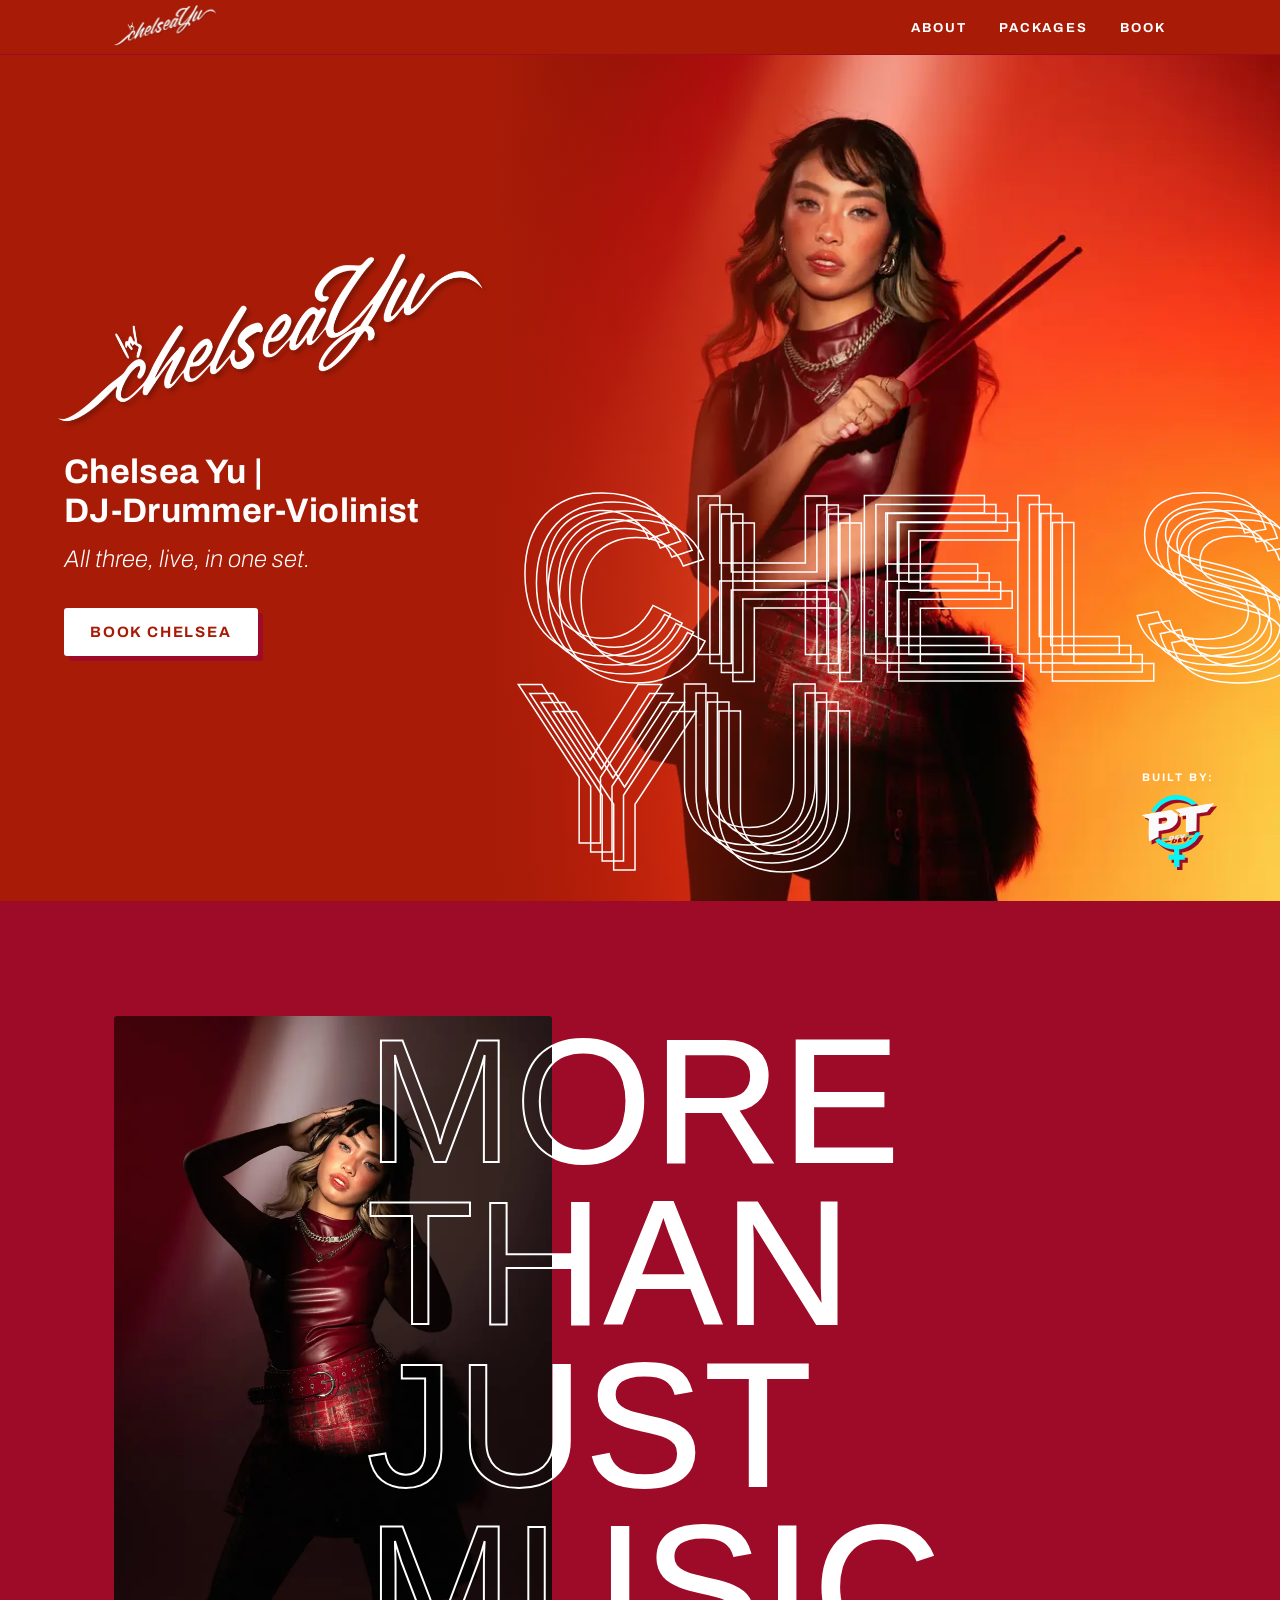
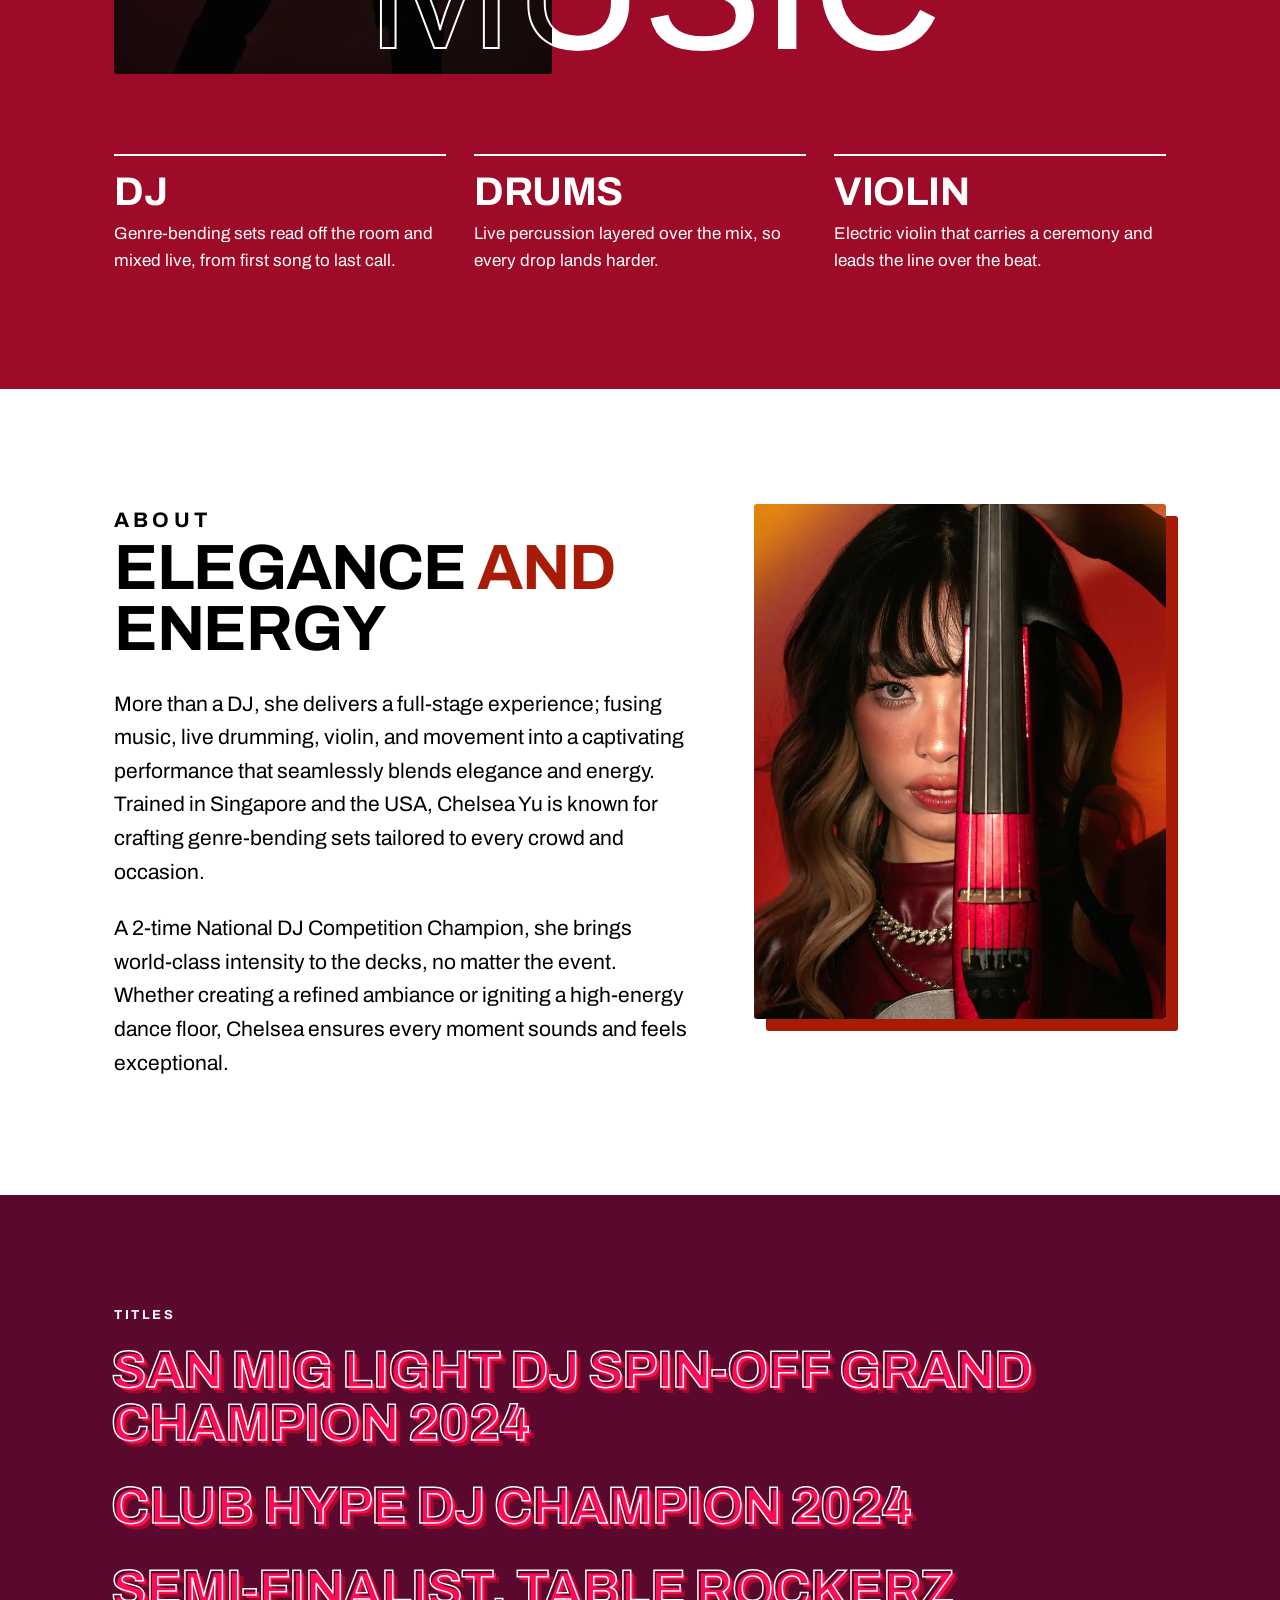
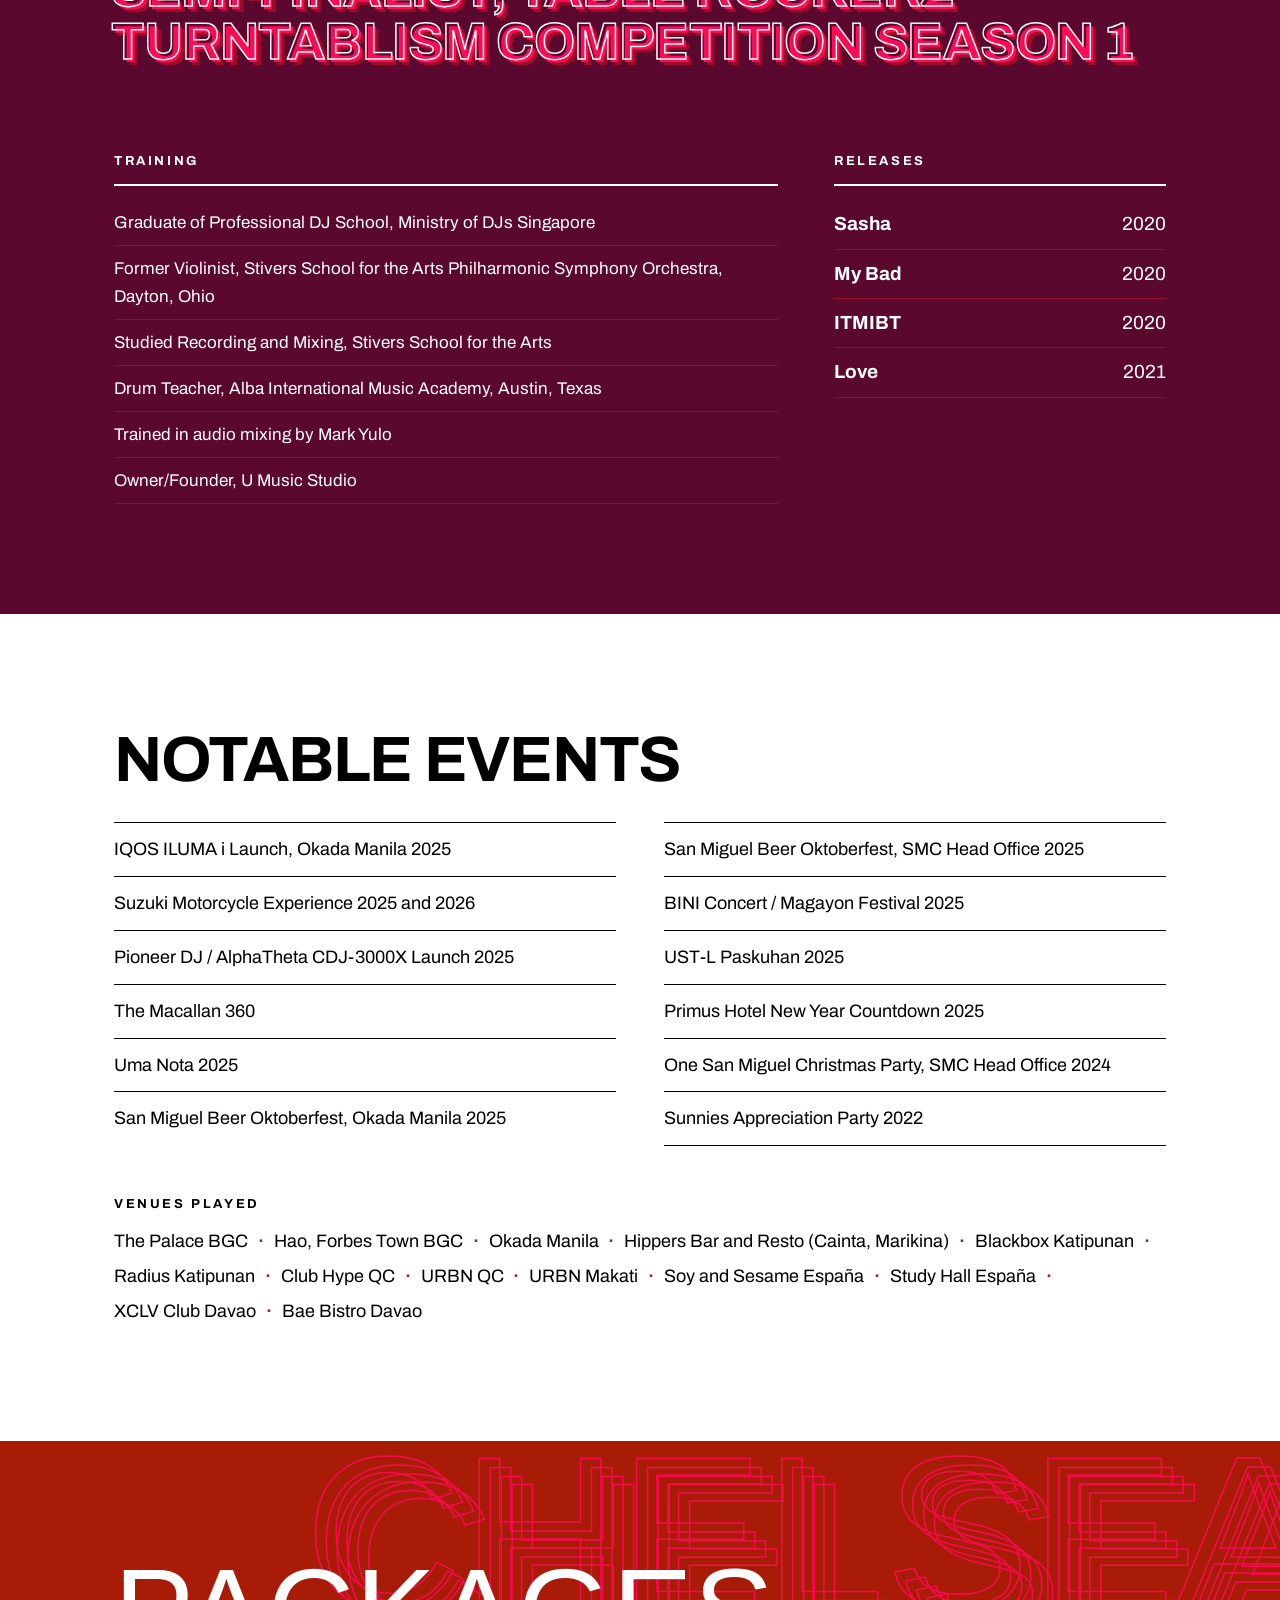
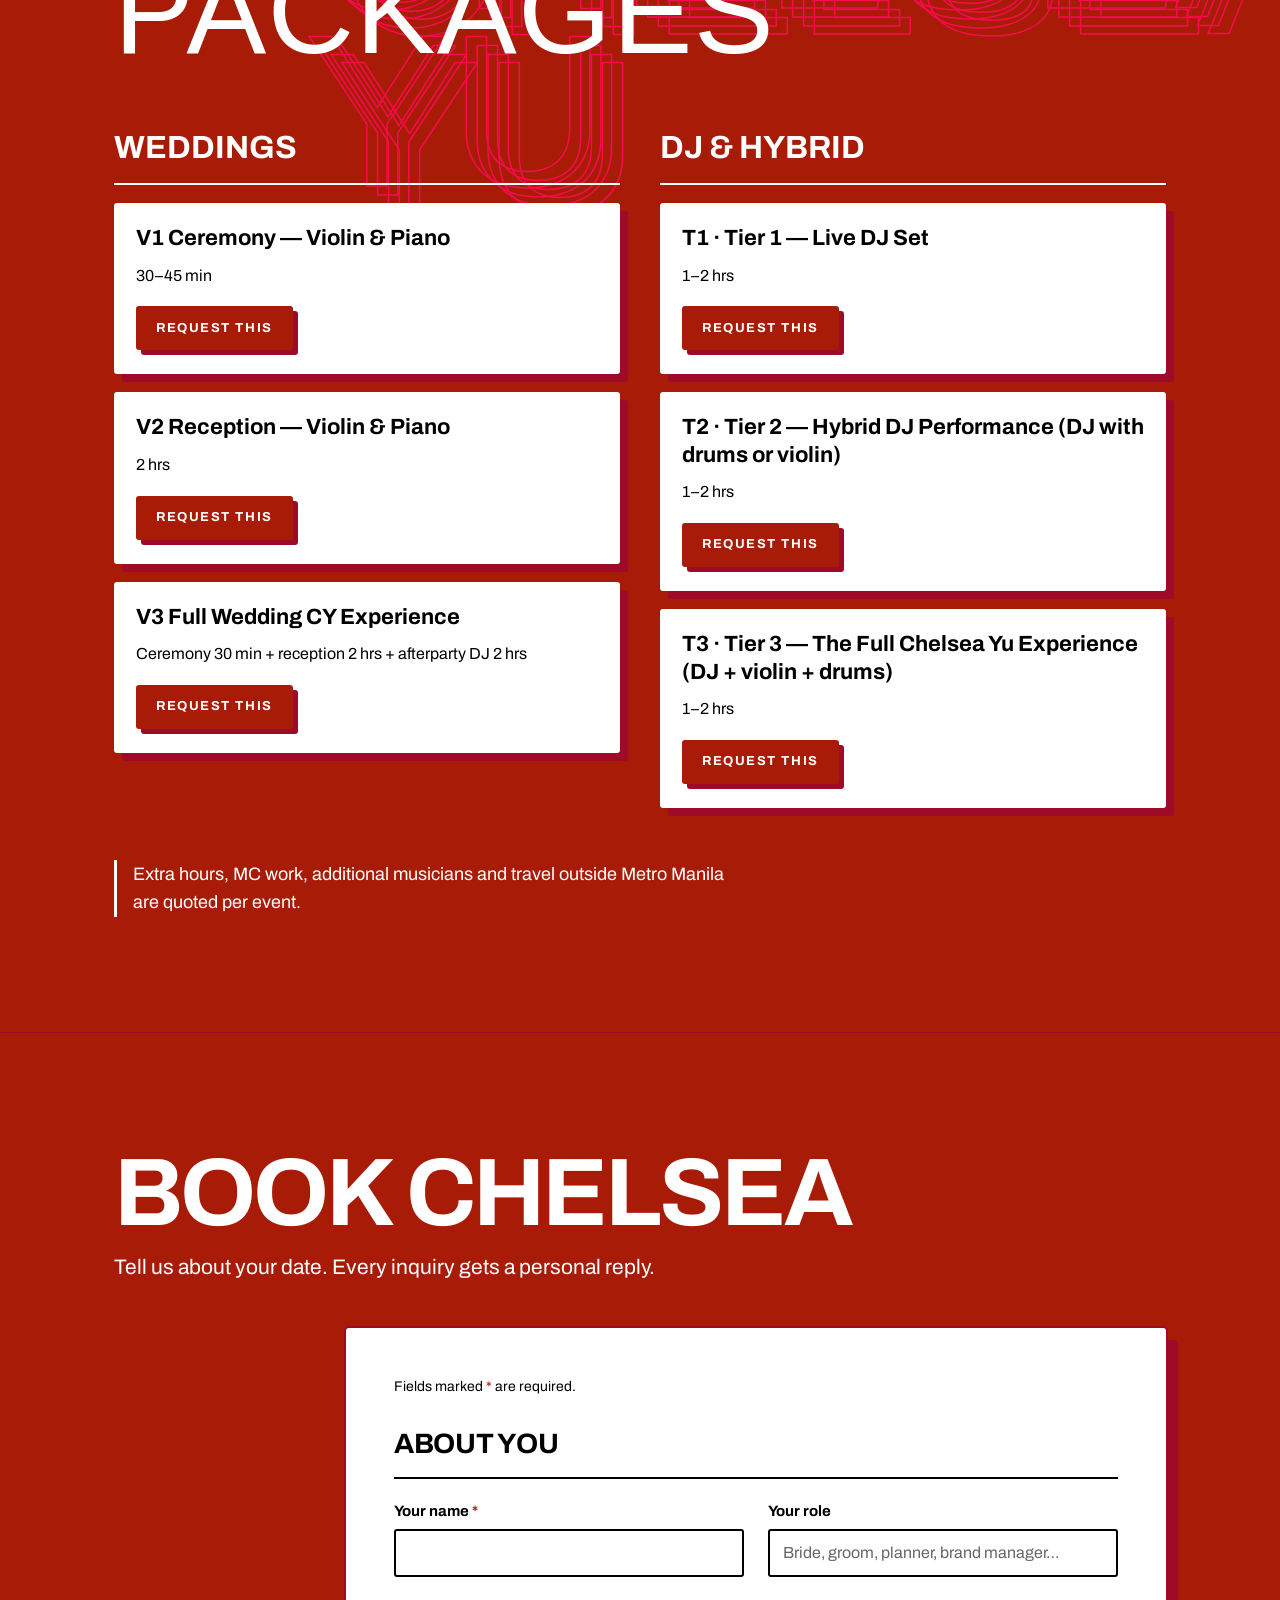
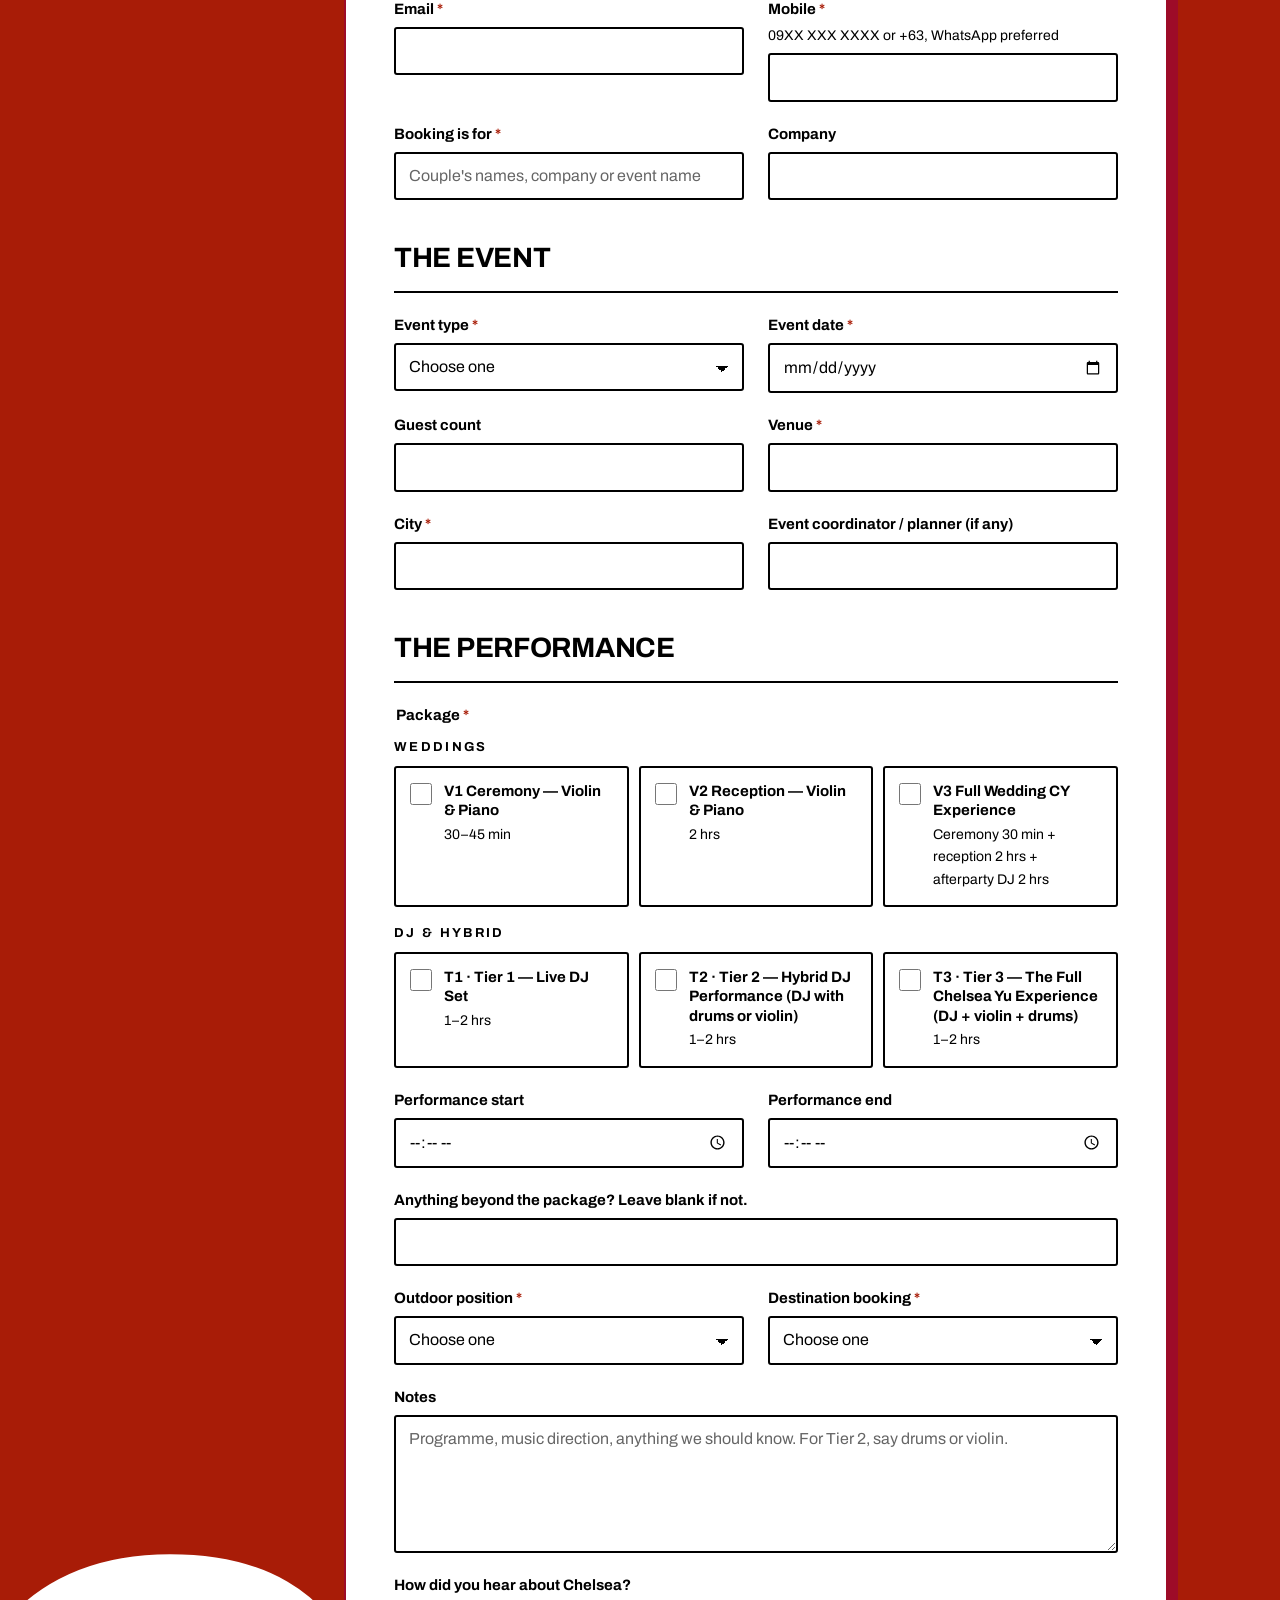
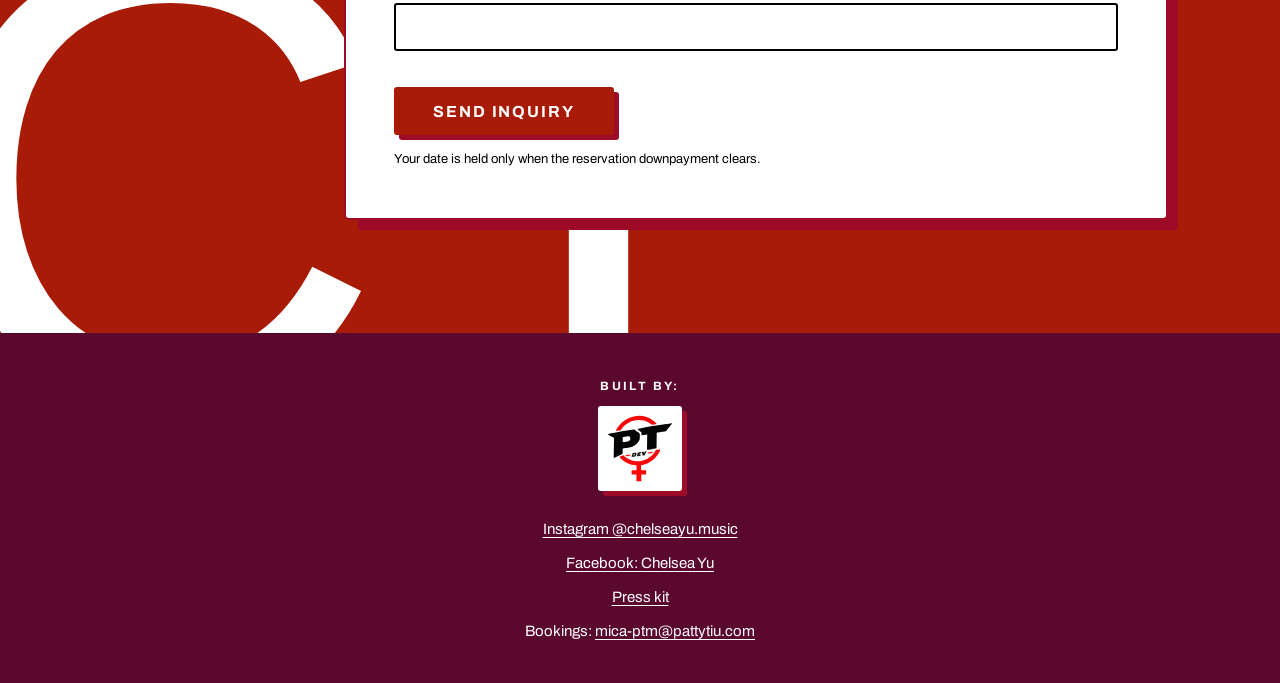
<file: index.html>
<!doctype html>
<html lang="en">
<head>
<meta charset="utf-8">
<meta name="viewport" content="width=device-width,initial-scale=1,viewport-fit=cover">
<title>Chelsea Yu | DJ-Drummer-Violinist — Bookings</title>
<meta name="description" content="More than a DJ, she delivers a full-stage experience; fusing music, live drumming, violin, and movement into a captivating performance that seamlessly blends elegance and energy.">
<meta name="theme-color" content="#A81C07">
<meta name="format-detection" content="telephone=no">
<link rel="canonical" href="https://chelseayu-music.netlify.app/">
<meta property="og:type" content="website">
<meta property="og:title" content="Chelsea Yu | DJ-Drummer-Violinist — Bookings">
<meta property="og:description" content="More than a DJ, she delivers a full-stage experience; fusing music, live drumming, violin, and movement into a captivating performance that seamlessly blends elegance and energy.">
<meta property="og:url" content="https://chelseayu-music.netlify.app/">
<meta property="og:image" content="https://chelseayu-music.netlify.app/assets/img/og.jpg">
<meta property="og:image:width" content="1200">
<meta property="og:image:height" content="630">
<meta name="twitter:card" content="summary_large_image">
<link rel="icon" type="image/png" sizes="32x32" href="/assets/img/icon-32.png">
<link rel="icon" type="image/png" sizes="512x512" href="/assets/img/icon-512.png">
<link rel="apple-touch-icon" href="/assets/img/icon-180.png">
<link rel="preconnect" href="https://fonts.googleapis.com">
<link rel="preconnect" href="https://fonts.gstatic.com" crossorigin>
<link rel="preload" as="image" href="/assets/img/hero-800.webp" imagesrcset="/assets/img/hero-480.webp 480w, /assets/img/hero-800.webp 800w, /assets/img/hero-1200.webp 1200w, /assets/img/hero-1334.webp 1334w" imagesizes="(min-width: 900px) 62vw, 100vw" fetchpriority="high">
<link rel="stylesheet" href="https://fonts.googleapis.com/css2?family=Archivo:ital,wght@0,200;0,400;0,700;1,200;1,400;1,700&family=Permanent+Marker&display=swap">
<link rel="stylesheet" href="/assets/site.css">
<script>document.documentElement.classList.add('js')</script>
<script src="/assets/site.js" defer></script>
<script type="application/ld+json">
{
"@context": "https://schema.org",
"@type": "MusicGroup",
"name": "Chelsea Yu",
"description": "DJ, drummer and violinist. More than a DJ, she delivers a full-stage experience; fusing music, live drumming, violin, and movement into a captivating performance that seamlessly blends elegance and energy.",
"url": "https://chelseayu-music.netlify.app/",
"image": "https://chelseayu-music.netlify.app/assets/img/og.jpg",
"email": "mica-ptm@pattytiu.com",
"sameAs": [
"https://instagram.com/chelseayu.music",
"https://facebook.com/chelseayu.music"
]
}
</script>
</head>
<body>
<a class="skip" href="#book">Skip to booking form</a>

<header class="nav on-red">
<div class="wrap">
<a class="nav__logo" href="#top" aria-label="Chelsea Yu, back to top">
<img src="/assets/img/logo-420.webp" width="420" height="173" alt="">
</a>
<nav aria-label="Main">
<ul>
<li><a href="#about">About</a></li>
<li><a href="#packages">Packages</a></li>
<li><a href="#book">Book</a></li>
</ul>
</nav>
</div>
</header>

<main id="top">

<!-- 1 · Hero -->
<section class="hero on-red" aria-labelledby="hero-title">
<div class="hero__media">
<img src="/assets/img/hero-800.webp"
srcset="/assets/img/hero-480.webp 480w, /assets/img/hero-800.webp 800w, /assets/img/hero-1200.webp 1200w, /assets/img/hero-1334.webp 1334w"
sizes="(min-width: 900px) 62vw, 100vw" width="1334" height="2000" fetchpriority="high"
alt="Chelsea Yu in burgundy leather, holding red drumsticks against a warm red-to-amber studio backdrop">
</div>
<div class="echo" aria-hidden="true"><span>Chelsea<br>Yu</span><span>Chelsea<br>Yu</span><span>Chelsea<br>Yu</span><span>Chelsea<br>Yu</span></div>
<div class="wrap hero__body">
<img class="hero__logo" src="/assets/img/logo-840.webp" srcset="/assets/img/logo-420.webp 420w, /assets/img/logo-840.webp 840w"
sizes="(min-width: 1100px) 440px, 40vw" width="840" height="346" alt="Chelsea Yu">
<h1 id="hero-title">Chelsea Yu | <span class="nw">DJ-Drummer-Violinist</span></h1>
<p class="hero__line">All three, live, in one set.</p>
<a class="btn btn--light" href="#book">Book Chelsea</a>
</div>
<p class="hero__built"><span>Built by:</span> <img src="/assets/img/pt-dev-mark-white.svg" width="807" height="810" alt="PT Dev"></p>
</section>

<!-- 2 · More than just music -->
<section class="mtjm" aria-labelledby="mtjm-title">
<div class="wrap">
<div class="mtjm__grid reveal">
<h2 id="mtjm-title" class="marker mtjm__type mtjm__type--solid"><span>More than</span> <span>just music</span></h2>
<img class="mtjm__photo" loading="lazy" decoding="async"
src="/assets/img/stage-800.webp"
srcset="/assets/img/stage-480.webp 480w, /assets/img/stage-800.webp 800w, /assets/img/stage-1200.webp 1200w"
sizes="(min-width: 900px) 40vw, 78vw" width="1200" height="1799"
alt="Chelsea Yu posing under a spotlight in a burgundy leather top and tartan skirt">
<p class="marker mtjm__type mtjm__type--line" aria-hidden="true"><span>More than</span> <span>just music</span></p>
</div>
<ul class="trio">
<li class="reveal"><h3>DJ</h3><p>Genre-bending sets read off the room and mixed live, from first song to last call.</p></li>
<li class="reveal"><h3>Drums</h3><p>Live percussion layered over the mix, so every drop lands harder.</p></li>
<li class="reveal"><h3>Violin</h3><p>Electric violin that carries a ceremony and leads the line over the beat.</p></li>
</ul>
</div>
</section>

<!-- 3 · About -->
<section class="about" id="about" aria-labelledby="about-title">
<div class="wrap about__grid">
<div class="about__copy reveal">
<p class="kicker">About</p>
<h2 id="about-title" class="h2">Elegance <em>and</em> energy</h2>
<p>More than a DJ, she delivers a full-stage experience; fusing music, live drumming, violin, and movement into a captivating performance that seamlessly blends elegance and energy. Trained in Singapore and the USA, Chelsea Yu is known for crafting genre-bending sets tailored to every crowd and occasion.</p>
<p>A 2-time National DJ Competition Champion, she brings world-class intensity to the decks, no matter the event. Whether creating a refined ambiance or igniting a high-energy dance floor, Chelsea ensures every moment sounds and feels exceptional.</p>
</div>
<img class="about__photo reveal" loading="lazy" decoding="async"
src="/assets/img/violin-800.webp"
srcset="/assets/img/violin-480.webp 480w, /assets/img/violin-800.webp 800w, /assets/img/violin-1200.webp 1200w"
sizes="(min-width: 900px) 38vw, 90vw" width="1200" height="1799"
alt="Close portrait of Chelsea Yu holding her red electric violin upright beside her face">
</div>
</section>

<!-- 4 · Credentials -->
<section class="creds" aria-labelledby="creds-title">
<div class="wrap">
<h2 id="creds-title" class="kicker">Titles</h2>
<ul class="titles">
<li class="reveal"><span class="cap" data-text="San Mig Light DJ Spin-Off Grand Champion 2024">San Mig Light DJ Spin-Off Grand Champion 2024</span></li>
<li class="reveal"><span class="cap" data-text="Club Hype DJ Champion 2024">Club Hype DJ Champion 2024</span></li>
<li class="reveal"><span class="cap" data-text="Semi-Finalist, Table Rockerz Turntablism Competition Season 1">Semi-Finalist, Table Rockerz Turntablism Competition Season 1</span></li>
</ul>
<div class="creds__cols">
<div class="reveal">
<h3>Training</h3>
<ul>
<li>Graduate of Professional DJ School, Ministry of DJs Singapore</li>
<li>Former Violinist, Stivers School for the Arts Philharmonic Symphony Orchestra, Dayton, Ohio</li>
<li>Studied Recording and Mixing, Stivers School for the Arts</li>
<li>Drum Teacher, Alba International Music Academy, Austin, Texas</li>
<li>Trained in audio mixing by Mark Yulo</li>
<li>Owner/Founder, U Music Studio</li>
</ul>
</div>
<div class="reveal">
<h3>Releases</h3>
<ul class="releases">
<li>Sasha <span>2020</span></li>
<li>My Bad <span>2020</span></li>
<li>ITMIBT <span>2020</span></li>
<li>Love <span>2021</span></li>
</ul>
</div>
</div>
</div>
</section>

<!-- 5 · Notable events -->
<section class="events" aria-labelledby="events-title">
<div class="wrap">
<h2 id="events-title" class="h2 reveal">Notable events</h2>
<ul class="events__list reveal">
<li>IQOS ILUMA i Launch, Okada Manila 2025</li>
<li>Suzuki Motorcycle Experience 2025 and 2026</li>
<li>Pioneer DJ / AlphaTheta CDJ-3000X Launch 2025</li>
<li>The Macallan 360</li>
<li>Uma Nota 2025</li>
<li>San Miguel Beer Oktoberfest, Okada Manila 2025</li>
<li>San Miguel Beer Oktoberfest, SMC Head Office 2025</li>
<li>BINI Concert / Magayon Festival 2025</li>
<li>UST-L Paskuhan 2025</li>
<li>Primus Hotel New Year Countdown 2025</li>
<li>One San Miguel Christmas Party, SMC Head Office 2024</li>
<li>Sunnies Appreciation Party 2022</li>
</ul>
<div class="venues reveal">
<h3 class="kicker">Venues played</h3>
<ul>
<li>The Palace BGC</li>
<li>Hao, Forbes Town BGC</li>
<li>Okada Manila</li>
<li>Hippers Bar and Resto (Cainta, Marikina)</li>
<li>Blackbox Katipunan</li>
<li>Radius Katipunan</li>
<li>Club Hype QC</li>
<li>URBN QC</li>
<li>URBN Makati</li>
<li>Soy and Sesame España</li>
<li>Study Hall España</li>
<li>XCLV Club Davao</li>
<li>Bae Bistro Davao</li>
</ul>
</div>
</div>
</section>

<!-- 6 · Packages -->
<section class="packages on-red" id="packages" aria-labelledby="packages-title">
<div class="echo echo--hot" aria-hidden="true"><span>Chelsea<br>Yu</span><span>Chelsea<br>Yu</span><span>Chelsea<br>Yu</span><span>Chelsea<br>Yu</span></div>
<div class="wrap">
<h2 id="packages-title" class="marker reveal">Packages</h2>
<div class="pk-cols">
<div class="pk-col reveal">
<h3>Weddings</h3>
<ul>
<li class="card"><h4>V1 Ceremony — Violin &amp; Piano</h4><p>30–45 min</p>
<a class="btn" href="#book" data-pick="p_v1">Request this<span class="sr">: V1 Ceremony — Violin &amp; Piano</span></a></li>
<li class="card"><h4>V2 Reception — Violin &amp; Piano</h4><p>2 hrs</p>
<a class="btn" href="#book" data-pick="p_v2">Request this<span class="sr">: V2 Reception — Violin &amp; Piano</span></a></li>
<li class="card"><h4>V3 Full Wedding CY Experience</h4><p>Ceremony 30 min + reception 2 hrs + afterparty DJ 2 hrs</p>
<a class="btn" href="#book" data-pick="p_v3">Request this<span class="sr">: V3 Full Wedding CY Experience</span></a></li>
</ul>
</div>
<div class="pk-col reveal">
<h3>DJ &amp; Hybrid</h3>
<ul>
<li class="card"><h4>T1 · Tier 1 — Live DJ Set</h4><p>1–2 hrs</p>
<a class="btn" href="#book" data-pick="p_t1">Request this<span class="sr">: T1 · Tier 1 — Live DJ Set</span></a></li>
<li class="card"><h4>T2 · Tier 2 — Hybrid DJ Performance (DJ with drums or violin)</h4><p>1–2 hrs</p>
<a class="btn" href="#book" data-pick="p_t2">Request this<span class="sr">: T2 · Tier 2 — Hybrid DJ Performance</span></a></li>
<li class="card"><h4>T3 · Tier 3 — The Full Chelsea Yu Experience (DJ + violin + drums)</h4><p>1–2 hrs</p>
<a class="btn" href="#book" data-pick="p_t3">Request this<span class="sr">: T3 · Tier 3 — The Full Chelsea Yu Experience</span></a></li>
</ul>
</div>
</div>
<p class="packages__note reveal">Extra hours, MC work, additional musicians and travel outside Metro Manila are quoted per event.</p>
</div>
</section>

<!-- 7 · Book -->
<section class="book on-red" id="book" aria-labelledby="book-title">
<div class="book__cy" aria-hidden="true">CY</div>
<div class="wrap">
<div class="book__head">
<h2 id="book-title">Book Chelsea</h2>
<p class="lead">Tell us about your date. Every inquiry gets a personal reply.</p>
</div>

<div class="panel">
<form class="form" id="inquiry" name="chelsea-yu-inquiry" method="POST" action="/thanks/" data-netlify="true" netlify-honeypot="bot-field">
<input type="hidden" name="form-name" value="chelsea-yu-inquiry">
<p class="hp" aria-hidden="true"><label>Leave this blank <input name="bot-field" tabindex="-1" autocomplete="off"></label></p>
<p class="req-note">Fields marked <span class="req" aria-hidden="true">*</span><span class="sr">with an asterisk</span> are required.</p>

<fieldset class="group">
<legend>About you</legend>
<div class="grid">
<div class="field">
<label for="f-name">Your name <span class="req" aria-hidden="true">*</span></label>
<input id="f-name" name="Your name" type="text" required autocomplete="name" aria-describedby="f-name-err">
<p class="err" id="f-name-err"></p>
</div>
<div class="field">
<label for="f-role">Your role</label>
<input id="f-role" name="Your role" type="text" placeholder="Bride, groom, planner, brand manager…" aria-describedby="f-role-err">
<p class="err" id="f-role-err"></p>
</div>
<div class="field">
<label for="f-email">Email <span class="req" aria-hidden="true">*</span></label>
<input id="f-email" name="Email" type="email" required autocomplete="email" aria-describedby="f-email-err">
<p class="err" id="f-email-err"></p>
</div>
<div class="field">
<label for="f-mobile">Mobile <span class="req" aria-hidden="true">*</span></label>
<p class="hint" id="f-mobile-hint">09XX XXX XXXX or +63, WhatsApp preferred</p>
<input id="f-mobile" name="Mobile" type="tel" required autocomplete="tel" inputmode="tel" aria-describedby="f-mobile-hint f-mobile-err">
<p class="err" id="f-mobile-err"></p>
</div>
<div class="field">
<label for="f-for">Booking is for <span class="req" aria-hidden="true">*</span></label>
<input id="f-for" name="Booking is for" type="text" required placeholder="Couple's names, company or event name" aria-describedby="f-for-err">
<p class="err" id="f-for-err"></p>
</div>
<div class="field">
<label for="f-company">Company</label>
<input id="f-company" name="Company" type="text" autocomplete="organization" aria-describedby="f-company-err">
<p class="err" id="f-company-err"></p>
</div>
</div>
</fieldset>

<fieldset class="group">
<legend>The event</legend>
<div class="grid">
<div class="field">
<label for="f-type">Event type <span class="req" aria-hidden="true">*</span></label>
<select id="f-type" name="Event type" required aria-describedby="f-type-err">
<option value="">Choose one</option>
<option>Wedding — ceremony only</option>
<option>Wedding — reception only</option>
<option>Wedding — ceremony and reception</option>
<option>Corporate / brand event</option>
<option>Club or bar night</option>
<option>Festival or concert</option>
<option>Private party / debut / birthday</option>
<option>Other</option>
</select>
<p class="err" id="f-type-err"></p>
</div>
<div class="field">
<label for="f-date">Event date <span class="req" aria-hidden="true">*</span></label>
<input id="f-date" name="Event date" type="date" required aria-describedby="f-date-err">
<p class="err" id="f-date-err"></p>
</div>
<div class="field">
<label for="f-guests">Guest count</label>
<input id="f-guests" name="Guest count" type="number" min="1" step="1" inputmode="numeric" aria-describedby="f-guests-err">
<p class="err" id="f-guests-err"></p>
</div>
<div class="field">
<label for="f-venue">Venue <span class="req" aria-hidden="true">*</span></label>
<input id="f-venue" name="Venue" type="text" required aria-describedby="f-venue-err">
<p class="err" id="f-venue-err"></p>
</div>
<div class="field">
<label for="f-city">City <span class="req" aria-hidden="true">*</span></label>
<input id="f-city" name="City" type="text" required autocomplete="address-level2" aria-describedby="f-city-err">
<p class="err" id="f-city-err"></p>
</div>
<div class="field">
<label for="f-coord">Event coordinator / planner (if any)</label>
<input id="f-coord" name="Coordinator" type="text" aria-describedby="f-coord-err">
<p class="err" id="f-coord-err"></p>
</div>
</div>
</fieldset>

<fieldset class="group">
<legend>The performance</legend>
<div class="grid">
<fieldset class="pkg full" id="pkg" aria-describedby="pkg-err">
<legend>Package <span class="req" aria-hidden="true">*</span><span class="sr">(required, choose at least one)</span></legend>
<div class="pkg-group" data-kind="V">
<h4>Weddings</h4>
<div class="opts">
<label class="opt" for="p_v1"><input id="p_v1" type="checkbox" name="Package" value="V1 Ceremony — Violin &amp; Piano"><span><b>V1 Ceremony — Violin &amp; Piano</b><small>30–45 min</small></span></label>
<label class="opt" for="p_v2"><input id="p_v2" type="checkbox" name="Package" value="V2 Reception — Violin &amp; Piano"><span><b>V2 Reception — Violin &amp; Piano</b><small>2 hrs</small></span></label>
<label class="opt" for="p_v3"><input id="p_v3" type="checkbox" name="Package" value="V3 Full Wedding CY Experience"><span><b>V3 Full Wedding CY Experience</b><small>Ceremony 30 min + reception 2 hrs + afterparty DJ 2 hrs</small></span></label>
</div>
</div>
<div class="pkg-group" data-kind="T">
<h4>DJ &amp; Hybrid</h4>
<div class="opts">
<label class="opt" for="p_t1"><input id="p_t1" type="checkbox" name="Package" value="T1 · Tier 1 — Live DJ Set"><span><b>T1 · Tier 1 — Live DJ Set</b><small>1–2 hrs</small></span></label>
<label class="opt" for="p_t2"><input id="p_t2" type="checkbox" name="Package" value="T2 · Tier 2 — Hybrid DJ Performance (DJ with drums or violin)"><span><b>T2 · Tier 2 — Hybrid DJ Performance (DJ with drums or violin)</b><small>1–2 hrs</small></span></label>
<label class="opt" for="p_t3"><input id="p_t3" type="checkbox" name="Package" value="T3 · Tier 3 — The Full Chelsea Yu Experience (DJ + violin + drums)"><span><b>T3 · Tier 3 — The Full Chelsea Yu Experience (DJ + violin + drums)</b><small>1–2 hrs</small></span></label>
</div>
</div>
<p class="err" id="pkg-err"></p>
</fieldset>

<div class="field">
<label for="f-start">Performance start</label>
<input id="f-start" name="Set start" type="time" aria-describedby="f-start-err">
<p class="err" id="f-start-err"></p>
</div>
<div class="field">
<label for="f-end">Performance end</label>
<input id="f-end" name="Set end" type="time" aria-describedby="f-end-err">
<p class="err" id="f-end-err"></p>
</div>
<div class="field full">
<label for="f-beyond">Anything beyond the package? Leave blank if not.</label>
<input id="f-beyond" name="Beyond the package" type="text" aria-describedby="f-beyond-err">
<p class="err" id="f-beyond-err"></p>
</div>
<div class="field">
<label for="f-outdoor">Outdoor position <span class="req" aria-hidden="true">*</span></label>
<select id="f-outdoor" name="Outdoor position" required aria-describedby="f-outdoor-err">
<option value="">Choose one</option>
<option>No — indoor or fully covered</option>
<option>Yes — outdoor or partly exposed</option>
<option>Not yet decided</option>
</select>
<p class="err" id="f-outdoor-err"></p>
</div>
<div class="field">
<label for="f-dest">Destination booking <span class="req" aria-hidden="true">*</span></label>
<select id="f-dest" name="Destination booking" required aria-describedby="f-dest-err">
<option value="">Choose one</option>
<option>No — within Metro Manila</option>
<option>Yes — outside Metro Manila</option>
<option>Not sure yet</option>
</select>
<p class="err" id="f-dest-err"></p>
</div>
<div class="field full">
<label for="f-notes">Notes</label>
<textarea id="f-notes" name="Notes" rows="5" placeholder="Programme, music direction, anything we should know. For Tier 2, say drums or violin." aria-describedby="f-notes-err"></textarea>
<p class="err" id="f-notes-err"></p>
</div>
<div class="field full">
<label for="f-source">How did you hear about Chelsea?</label>
<input id="f-source" name="Source" type="text" aria-describedby="f-source-err">
<p class="err" id="f-source-err"></p>
</div>
</div>
</fieldset>

<div class="submit">
<p class="summary" id="form-summary" role="status" aria-live="assertive"></p>
<button class="btn" type="submit">Send inquiry</button>
<p class="fineprint">Your date is held only when the reservation downpayment clears.</p>
</div>
</form>
</div>
</div>
</section>
</main>

<footer class="foot on-red">
<div class="wrap">
<p class="built"><span>Built by:</span> <img src="/assets/img/pt-dev-mark.svg" width="807" height="810" alt="PT Dev" loading="lazy"></p>
<ul>
<li><a href="https://instagram.com/chelseayu.music" rel="noopener">Instagram @chelseayu.music</a></li>
<li><a href="https://facebook.com/chelseayu.music" rel="noopener">Facebook: Chelsea Yu</a></li>
<li><a href="https://bit.ly/chelseayu-presskit" rel="noopener">Press kit</a></li>
<li>Bookings: <a href="mailto:mica-ptm@pattytiu.com">mica-ptm@pattytiu.com</a></li>
</ul>
</div>
</footer>
</body>
</html>
</file>
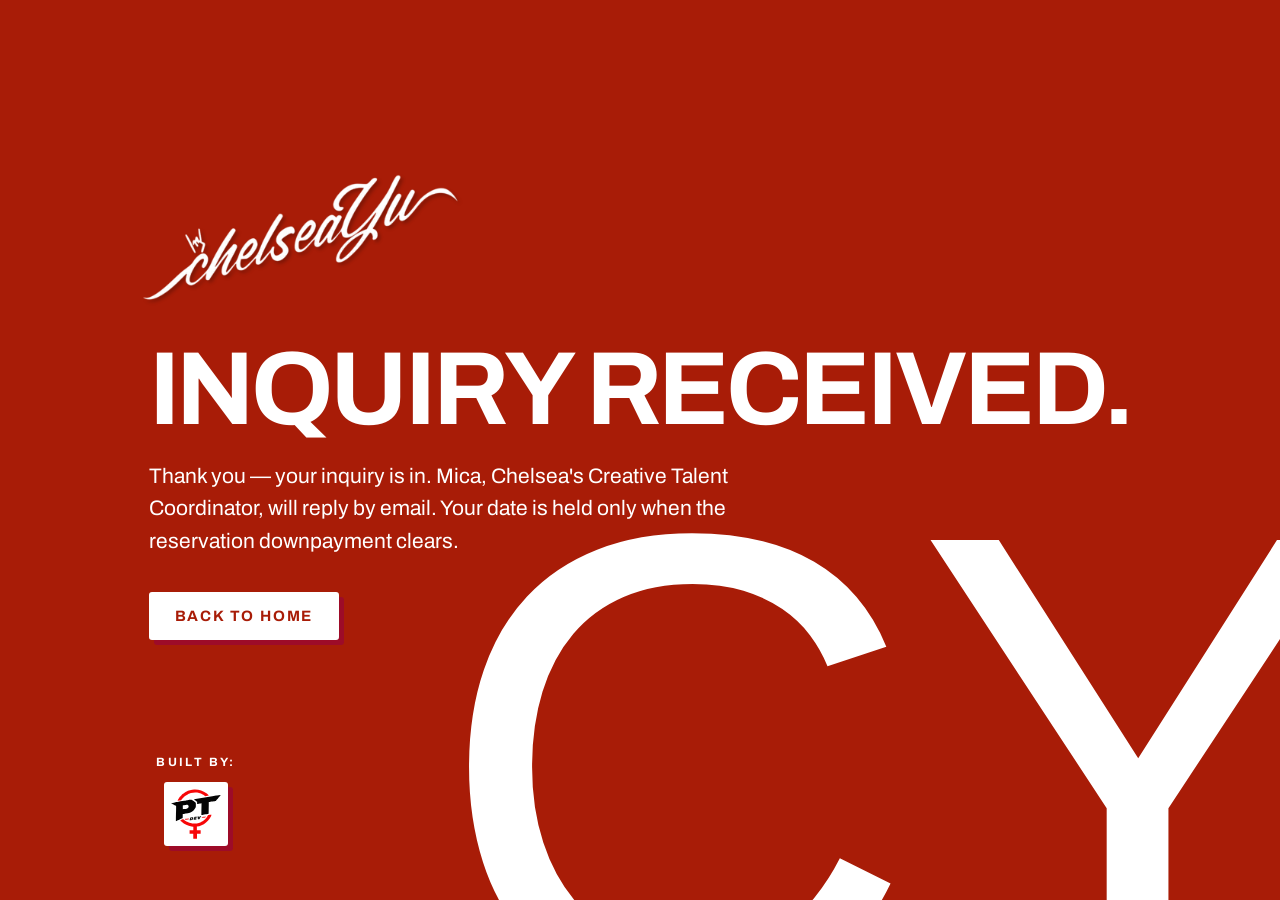
<file: thanks/index.html>
<!doctype html>
<html lang="en">
<head>
<meta charset="utf-8">
<meta name="viewport" content="width=device-width,initial-scale=1,viewport-fit=cover">
<title>Inquiry received — Chelsea Yu | DJ-Drummer-Violinist</title>
<meta name="robots" content="noindex">
<meta name="theme-color" content="#A81C07">
<link rel="icon" type="image/png" sizes="32x32" href="/assets/img/icon-32.png">
<link rel="apple-touch-icon" href="/assets/img/icon-180.png">
<link rel="preconnect" href="https://fonts.googleapis.com">
<link rel="preconnect" href="https://fonts.gstatic.com" crossorigin>
<link rel="stylesheet" href="https://fonts.googleapis.com/css2?family=Archivo:ital,wght@0,200;0,400;0,700;1,200;1,400;1,700&family=Permanent+Marker&display=swap">
<link rel="stylesheet" href="/assets/site.css">
</head>
<body>
<main class="thanks on-red">
  <div class="book__cy" aria-hidden="true">CY</div>
  <div class="wrap">
    <img class="thanks__logo" src="/assets/img/logo-840.webp" srcset="/assets/img/logo-420.webp 420w, /assets/img/logo-840.webp 840w" sizes="320px" width="840" height="346" alt="Chelsea Yu">
    <h1>Inquiry received.</h1>
    <p class="lead">Thank you — your inquiry is in. Mica, Chelsea's Creative Talent Coordinator, will reply by email. Your date is held only when the reservation downpayment clears.</p>
    <a class="btn btn--light" href="/">Back to home</a>
  </div>
  <p class="built built--thanks"><span>Built by:</span> <img src="/assets/img/pt-dev-mark.svg" width="807" height="810" alt="PT Dev" loading="lazy"></p>
</main>
</body>
</html>
</file>
<file: assets/site.css>
/* Chelsea Yu — bookings. Brand palette only: six colours, fixed roles. */
:root{
  --primary:#A81C07;  /* ~50% fields, shapes, primary buttons */
  --shade:#9D0B28;    /* ~20% depth, drop layers, hover */
  --hot:#FF0A55;      /* ~20% highlights, outline type, focus rings */
  --support:#5A082D;  /* ~10% dark sections, footer */
  --ink:#000000;
  --paper:#FFFFFF;
  --sans:"Archivo","Helvetica Neue",Arial,sans-serif;
  --marker:"Permanent Marker","Arial Black",sans-serif;
  --gut:clamp(18px,5vw,64px);
  --max:1180px;
  --nav-h:54px;
  --r:3px;
  color-scheme:light;
}
*,*::before,*::after{box-sizing:border-box}
html{scroll-behavior:smooth;-webkit-text-size-adjust:100%}
body{margin:0;background:var(--paper);color:var(--ink);font-family:var(--sans);font-weight:400;
  font-size:17px;line-height:1.6;-webkit-font-smoothing:antialiased;overflow-x:clip}
img{display:block;max-width:100%;height:auto}
h1,h2,h3,h4,p,ul,ol{margin:0}
ul,ol{padding:0;list-style:none}
a{color:inherit}
[id]{scroll-margin-top:calc(var(--nav-h) + 12px)}
[hidden]{display:none!important}
.wrap{max-width:var(--max);margin:0 auto;padding-inline:var(--gut)}
.sr{position:absolute!important;width:1px;height:1px;padding:0;margin:-1px;overflow:hidden;clip:rect(0 0 0 0);white-space:nowrap;border:0}
.skip{position:absolute;left:12px;top:-60px;z-index:100;background:var(--paper);color:var(--ink);padding:10px 14px;border-radius:var(--r);font-weight:700}
.skip:focus{top:10px}

/* Focus: hot ring everywhere; two-tone (white inner + hot outer) on red */
:focus-visible{outline:3px solid var(--hot);outline-offset:2px}
.on-red :focus-visible{outline:3px solid var(--hot);outline-offset:3px;box-shadow:0 0 0 3px var(--paper)}
.on-red .panel :focus-visible,.on-red .card :focus-visible{outline-offset:2px;box-shadow:none}

/* Type helpers */
.marker{font-family:var(--marker);font-weight:400;text-transform:uppercase;line-height:.92;letter-spacing:.01em}
.kicker{font-size:13px;font-weight:700;letter-spacing:.2em;text-transform:uppercase}
.h2{font-size:clamp(34px,6vw,64px);font-weight:700;text-transform:uppercase;letter-spacing:-.02em;line-height:.95}
.lead{font-size:clamp(18px,2vw,21px);line-height:1.55}

/* Buttons: hard edges, small radius */
.btn{display:inline-flex;align-items:center;justify-content:center;gap:.5em;min-height:48px;padding:12px 24px;
  border:2px solid var(--primary);border-radius:var(--r);background:var(--primary);color:var(--paper);
  font:700 15px/1.2 var(--sans);letter-spacing:.12em;text-transform:uppercase;text-decoration:none;cursor:pointer;
  box-shadow:5px 5px 0 var(--shade);transition:background .15s,transform .15s,box-shadow .15s}
.btn:hover{background:var(--shade);border-color:var(--shade)}
.btn:active{transform:translate(3px,3px);box-shadow:2px 2px 0 var(--shade)}
.btn--light{background:var(--paper);color:var(--primary);border-color:var(--paper);box-shadow:5px 5px 0 var(--shade)}
.btn--light:hover{background:var(--paper);color:var(--shade);border-color:var(--paper)}

/* ── Nav ── */
.nav{position:sticky;top:0;z-index:50;background:var(--primary);color:var(--paper);border-bottom:1px solid var(--shade)}
.nav .wrap{display:flex;align-items:center;justify-content:space-between;gap:16px;height:var(--nav-h)}
.nav__logo img{width:104px;height:auto}
.nav ul{display:flex;gap:clamp(14px,3vw,32px)}
.nav a{font-size:13px;font-weight:700;letter-spacing:.16em;text-transform:uppercase;text-decoration:none;padding:6px 0;
  border-bottom:2px solid transparent}
.nav a:hover{border-bottom-color:var(--paper)}

/* ── Echo outline (device 1) ── */
.echo{position:absolute;pointer-events:none;font-family:var(--marker);font-weight:400;text-transform:uppercase;
  line-height:.82;letter-spacing:0;white-space:nowrap;color:transparent;-webkit-text-stroke:1.5px var(--paper)}
.echo span{display:block;grid-area:1/1}
.echo{display:grid}
.echo span:nth-child(1){transform:translate(-.05em,-.04em)}
.echo span:nth-child(3){transform:translate(.05em,.04em)}
.echo span:nth-child(4){transform:translate(.1em,.08em)}
.echo--hot{-webkit-text-stroke-color:var(--hot)}
@media (prefers-reduced-motion:no-preference){
  .echo{animation:drift 18s ease-in-out infinite alternate}
}
@keyframes drift{from{translate:0 0}to{translate:-4% 0}}

/* ── Hero ── */
.hero{position:relative;isolation:isolate;overflow:hidden;background:var(--primary);color:var(--paper);
  min-height:max(580px,calc(100svh - var(--nav-h)));display:flex;align-items:flex-end}
.hero__media{position:absolute;inset:0;z-index:-2}
.hero__media img{width:100%;height:100%;object-fit:cover;object-position:50% 18%}
.hero::before{content:"";position:absolute;inset:0;z-index:-1;
  background:linear-gradient(0deg,var(--primary) 0%,var(--primary) 30%,transparent 72%)}
.hero .echo{z-index:-1;top:2%;left:-3%;font-size:clamp(70px,19vw,230px)}
.hero__body{position:relative;padding-block:48px clamp(48px,8vw,96px);width:100%}
.hero__built{position:absolute;z-index:2;right:var(--gut);bottom:clamp(20px,3vw,32px);display:flex;flex-direction:column;align-items:center;gap:6px;
  font-size:11px;font-weight:700;letter-spacing:.2em;text-transform:uppercase;color:var(--paper)}
.hero__built img{width:clamp(56px,6vw,76px);height:auto;filter:drop-shadow(3px 3px 0 var(--shade))}
.hero__logo{width:clamp(230px,40vw,440px);margin:0 0 22px -6px}
.hero h1 .nw{white-space:nowrap}
.hero h1{font-size:clamp(22px,3.2vw,34px);font-weight:700;letter-spacing:.01em;line-height:1.15;margin-bottom:10px}
.hero__line{font-size:clamp(19px,2.4vw,24px);font-weight:200;font-style:italic;margin-bottom:30px}
@media (min-width:900px){
  .hero{align-items:center}
  .hero__media{left:auto;width:62%}
  .hero::before{background:linear-gradient(90deg,var(--primary) 0%,var(--primary) 38%,transparent 70%)}
  .hero .echo{top:auto;bottom:4%;left:41%}
  .hero__body{max-width:560px;margin-left:0}
}

/* ── More than just music (device 4) ── */
.mtjm{background:var(--shade);color:var(--paper);overflow:hidden;padding-block:clamp(64px,9vw,120px)}
.mtjm__grid{display:grid}
.mtjm__grid>*{grid-area:1/1}
.mtjm__photo{position:relative;z-index:2;width:min(74%,440px);justify-self:end;aspect-ratio:2/3;object-fit:cover;border-radius:var(--r)}
.mtjm__type{position:relative;align-self:end;font-size:clamp(56px,15vw,176px);margin-bottom:-.12em;color:var(--paper)}
.mtjm__type span{display:block}
.mtjm__type--solid{z-index:1}
.mtjm__type--line{z-index:3;color:transparent;-webkit-text-stroke:2px var(--paper);pointer-events:none}
.trio{display:grid;gap:28px;margin-top:clamp(56px,7vw,80px)}
.trio li{border-top:2px solid var(--paper);padding-top:16px}
.trio h3{font-size:clamp(28px,3.4vw,40px);font-weight:700;text-transform:uppercase;letter-spacing:-.01em;line-height:1}
.trio p{margin-top:8px;max-width:34ch}
@media (min-width:768px){
  .trio{grid-template-columns:repeat(3,1fr)}
}
@media (min-width:900px){
  .mtjm__grid{grid-template-columns:5fr 7fr;align-items:center}
  .mtjm__grid>*{grid-area:1/1/2/3}
  .mtjm__photo{grid-area:1/1;justify-self:start;width:100%}
  .mtjm__type{align-self:center;padding-left:24%;margin:0}
}

/* ── About ── */
.about{padding-block:clamp(64px,9vw,120px)}
.about__grid{display:grid;gap:40px;align-items:start}
.about__copy p{font-size:clamp(18px,1.8vw,21px);line-height:1.6;max-width:60ch}
.about__copy p+p{margin-top:1.1em}
.about h2{margin-bottom:28px}
.about h2 em{font-style:normal;color:var(--primary)}
.about__photo{border-radius:var(--r);box-shadow:12px 12px 0 var(--primary);aspect-ratio:4/5;object-fit:cover;object-position:50% 20%}
@media (min-width:900px){.about__grid{grid-template-columns:7fr 5fr;gap:64px}}

/* ── Credentials (device 2) ── */
.creds{background:var(--support);color:var(--paper);padding-block:clamp(64px,9vw,110px);overflow:hidden}
.creds .kicker{margin-bottom:20px}
.titles{display:grid;gap:clamp(18px,3vw,30px);margin-bottom:clamp(48px,7vw,80px)}
.cap{position:relative;display:inline-block;font-size:clamp(25px,4.4vw,52px);font-weight:700;
  text-transform:uppercase;line-height:1.02;letter-spacing:-.01em;color:var(--hot);
  text-shadow:.06em .06em 0 var(--shade)}
.cap::after{content:attr(data-text);position:absolute;inset:0;transform:translate(-.05em,-.05em);color:transparent;
  -webkit-text-stroke:1.5px var(--paper);text-shadow:none;pointer-events:none}
.creds__cols{display:grid;gap:40px}
.creds h3{font-size:13px;font-weight:700;letter-spacing:.2em;text-transform:uppercase;padding-bottom:12px;border-bottom:2px solid var(--paper);margin-bottom:14px}
.creds__cols li{padding:9px 0;border-bottom:1px solid var(--shade)}
.releases li{display:flex;justify-content:space-between;gap:12px;font-weight:700;font-size:19px}
.releases li span{font-weight:400}
@media (min-width:768px){.creds__cols{grid-template-columns:2fr 1fr;gap:56px}}

/* ── Events ── */
.events{padding-block:clamp(64px,9vw,120px)}
.events h2{margin-bottom:32px}
.events__list{columns:1;column-gap:48px}
.events__list li{break-inside:avoid;padding:12px 0;border-top:1px solid var(--ink);font-size:18px}
.events__list li:last-child{border-bottom:1px solid var(--ink)}
.venues{margin-top:48px}
.venues h3{margin-bottom:12px}
.venues ul{display:flex;flex-wrap:wrap;gap:6px 0;font-size:18px}
.venues li:not(:last-child)::after{content:"·";margin:0 .55em;color:var(--primary);font-weight:700}
@media (min-width:768px){.events__list{columns:2}}

/* ── Packages ── */
.packages{position:relative;isolation:isolate;overflow:hidden;background:var(--primary);color:var(--paper);padding-block:clamp(64px,9vw,120px)}
.packages .echo{z-index:-1;top:1%;right:-4%;font-size:clamp(80px,17vw,230px);opacity:.9}
.packages h2{font-size:clamp(52px,10vw,120px);margin-bottom:clamp(36px,5vw,56px)}
.pk-cols{display:grid;gap:44px}
.pk-col h3{font-size:clamp(24px,3vw,32px);font-weight:700;text-transform:uppercase;margin-bottom:18px;
  padding-bottom:10px;border-bottom:2px solid var(--paper)}
.pk-col ul{display:grid;gap:18px}
.card{background:var(--paper);color:var(--ink);border-radius:var(--r);padding:22px 22px 24px;box-shadow:8px 8px 0 var(--shade);
  display:grid;gap:10px;align-content:start}
.card h4{font-size:clamp(19px,2vw,22px);font-weight:700;line-height:1.25}
.card p{font-size:16px}
.card .btn{justify-self:start;margin-top:8px;min-height:44px;padding:10px 18px;font-size:13px}
.packages__note{margin-top:clamp(36px,5vw,52px);max-width:62ch;font-size:18px;border-left:3px solid var(--paper);padding-left:16px}
@media (min-width:768px){.pk-cols{grid-template-columns:1fr 1fr;gap:40px}}

/* ── Book (device 3) ── */
.book{position:relative;isolation:isolate;overflow:hidden;background:var(--primary);color:var(--paper);
  padding-block:clamp(64px,9vw,120px);border-top:1px solid var(--shade)}
.book__cy{position:absolute;z-index:-1;top:-.12em;right:-.14em;font-family:var(--marker);color:var(--paper);opacity:.15;
  font-size:clamp(300px,62vw,860px);line-height:.8;pointer-events:none;user-select:none}
.book__head{max-width:760px;margin-bottom:clamp(28px,4vw,44px)}
.book h2{font-size:clamp(44px,8vw,96px);font-weight:700;text-transform:uppercase;letter-spacing:-.03em;line-height:.92;margin-bottom:14px}
.panel{background:var(--paper);color:var(--ink);border-radius:var(--r);box-shadow:12px 12px 0 var(--shade);
  padding:clamp(22px,4vw,48px);max-width:920px;margin-left:auto}
@media (min-width:1200px){
  /* Solid white CY, cropped off the lower-left edge, clear of the headline */
  .book__cy{opacity:1;top:auto;right:auto;bottom:-.16em;left:-.12em;font-size:clamp(620px,50vw,820px)}
  .panel{max-width:820px;box-shadow:0 0 0 2px var(--shade),12px 12px 0 var(--shade)}
}

/* Form */
.form fieldset{border:0;margin:0;padding:0;min-width:0}
.form .group{margin-bottom:36px}
.form .group>legend{font-size:clamp(22px,2.6vw,28px);font-weight:700;text-transform:uppercase;letter-spacing:-.01em;
  padding:0 0 10px;margin-bottom:20px;width:100%;border-bottom:2px solid var(--ink)}
.req-note{font-size:14px;margin-bottom:24px}
.grid{display:grid;gap:18px}
@media (min-width:768px){.grid{grid-template-columns:1fr 1fr;gap:20px 24px}.full{grid-column:1/-1}}
.field{display:grid;gap:6px;align-content:start}
.field label,.pkg>legend{font-size:15px;font-weight:700}
.req{color:var(--primary)}
.hint{font-size:14px;margin-top:-2px}
.form input:not([type=checkbox]),.form select,.form textarea{width:100%;min-height:48px;padding:11px 13px;border:2px solid var(--ink);
  border-radius:var(--r);background:var(--paper);color:var(--ink);font:400 16px/1.4 var(--sans);appearance:none}
.form select{background-image:linear-gradient(45deg,transparent 50%,var(--ink) 50%),linear-gradient(135deg,var(--ink) 50%,transparent 50%);
  background-position:calc(100% - 20px) 21px,calc(100% - 14px) 21px;background-size:6px 6px;background-repeat:no-repeat;padding-right:40px}
.form textarea{min-height:132px;resize:vertical}
.form ::placeholder{color:var(--ink);opacity:.6}
.form input:hover,.form select:hover,.form textarea:hover{border-color:var(--primary)}
.form [aria-invalid=true]{border-color:var(--primary);box-shadow:inset 4px 0 0 var(--primary)}
.err{font-size:14px;font-weight:700;color:var(--primary);min-height:0}
.err:empty{display:none}
.pkg{margin-top:4px}
.pkg>legend{margin-bottom:10px}
.pkg-group+.pkg-group{margin-top:16px}
.pkg-group h4{font-size:13px;font-weight:700;letter-spacing:.18em;text-transform:uppercase;margin-bottom:8px}
.opts{display:grid;gap:10px}
@media (min-width:768px){.opts{grid-template-columns:1fr 1fr 1fr}}
.opt{display:flex;gap:12px;align-items:flex-start;padding:14px;border:2px solid var(--ink);border-radius:var(--r);cursor:pointer;height:100%}
.opt:hover{border-color:var(--primary)}
.opt:has(input:checked){border-color:var(--primary);box-shadow:inset 0 0 0 1px var(--primary)}
.opt input{flex:none;width:22px;height:22px;margin:1px 0 0;accent-color:var(--primary)}
.opt b{display:block;font-size:15px;line-height:1.3}
.opt small{display:block;font-size:14px;margin-top:3px}
.submit{margin-top:8px;display:grid;gap:14px;justify-items:start}
.submit .btn{min-width:220px;font-size:16px}
.fineprint{font-size:13px}
.summary{font-weight:700;color:var(--primary)}
.summary:empty{display:none}
.hp{position:absolute!important;left:-9999px;width:1px;height:1px;overflow:hidden}

/* ── Footer ── */
.foot{background:var(--support);color:var(--paper);padding-block:44px calc(40px + env(safe-area-inset-bottom,0px));font-size:15px}
.foot .wrap{display:flex;flex-direction:column;align-items:center;gap:26px;text-align:center}
.foot ul{display:flex;flex-direction:column;align-items:center;gap:10px}
.foot a{text-underline-offset:3px}
.foot a:hover{text-decoration-thickness:2px}

/* Builder mark: centred, above the footer links */
.built{display:flex;flex-direction:column;align-items:center;gap:10px;font-size:12px;font-weight:700;letter-spacing:.2em;text-transform:uppercase}
.built img{width:84px;height:auto;background:var(--paper);border-radius:var(--r);padding:8px;box-shadow:5px 5px 0 var(--shade)}
.built--thanks{position:absolute;left:0;right:0;bottom:calc(20px + env(safe-area-inset-bottom,0px));color:var(--paper)}
.built--thanks img{width:64px;padding:6px}

/* ── Thanks page ── */
.thanks{position:relative;isolation:isolate;overflow:hidden;min-height:100svh;display:flex;align-items:center;
  background:var(--primary);color:var(--paper);padding-block:64px 150px}
.thanks .book__cy{top:auto;bottom:-.2em;left:auto;right:-.12em}
@media (min-width:1024px){.thanks .book__cy{opacity:1;font-size:clamp(560px,52vw,820px);top:auto;left:auto;bottom:-.2em;right:-.12em}}
.thanks__logo{width:clamp(200px,34vw,320px);margin:0 0 36px -6px}
.thanks h1{font-size:clamp(46px,9vw,104px);font-weight:700;text-transform:uppercase;letter-spacing:-.03em;line-height:.92;margin-bottom:22px}
.thanks p{max-width:56ch;margin-bottom:34px}

/* ── Fade-up on scroll (JS adds .js) ── */
@media (prefers-reduced-motion:no-preference){
  .js .reveal{opacity:0;transform:translateY(22px);transition:opacity .7s ease,transform .7s ease}
  .js .reveal.in{opacity:1;transform:none}
}
@media (prefers-reduced-motion:reduce){
  html{scroll-behavior:auto}
  *,*::before,*::after{animation:none!important;transition:none!important}
}
</file>
